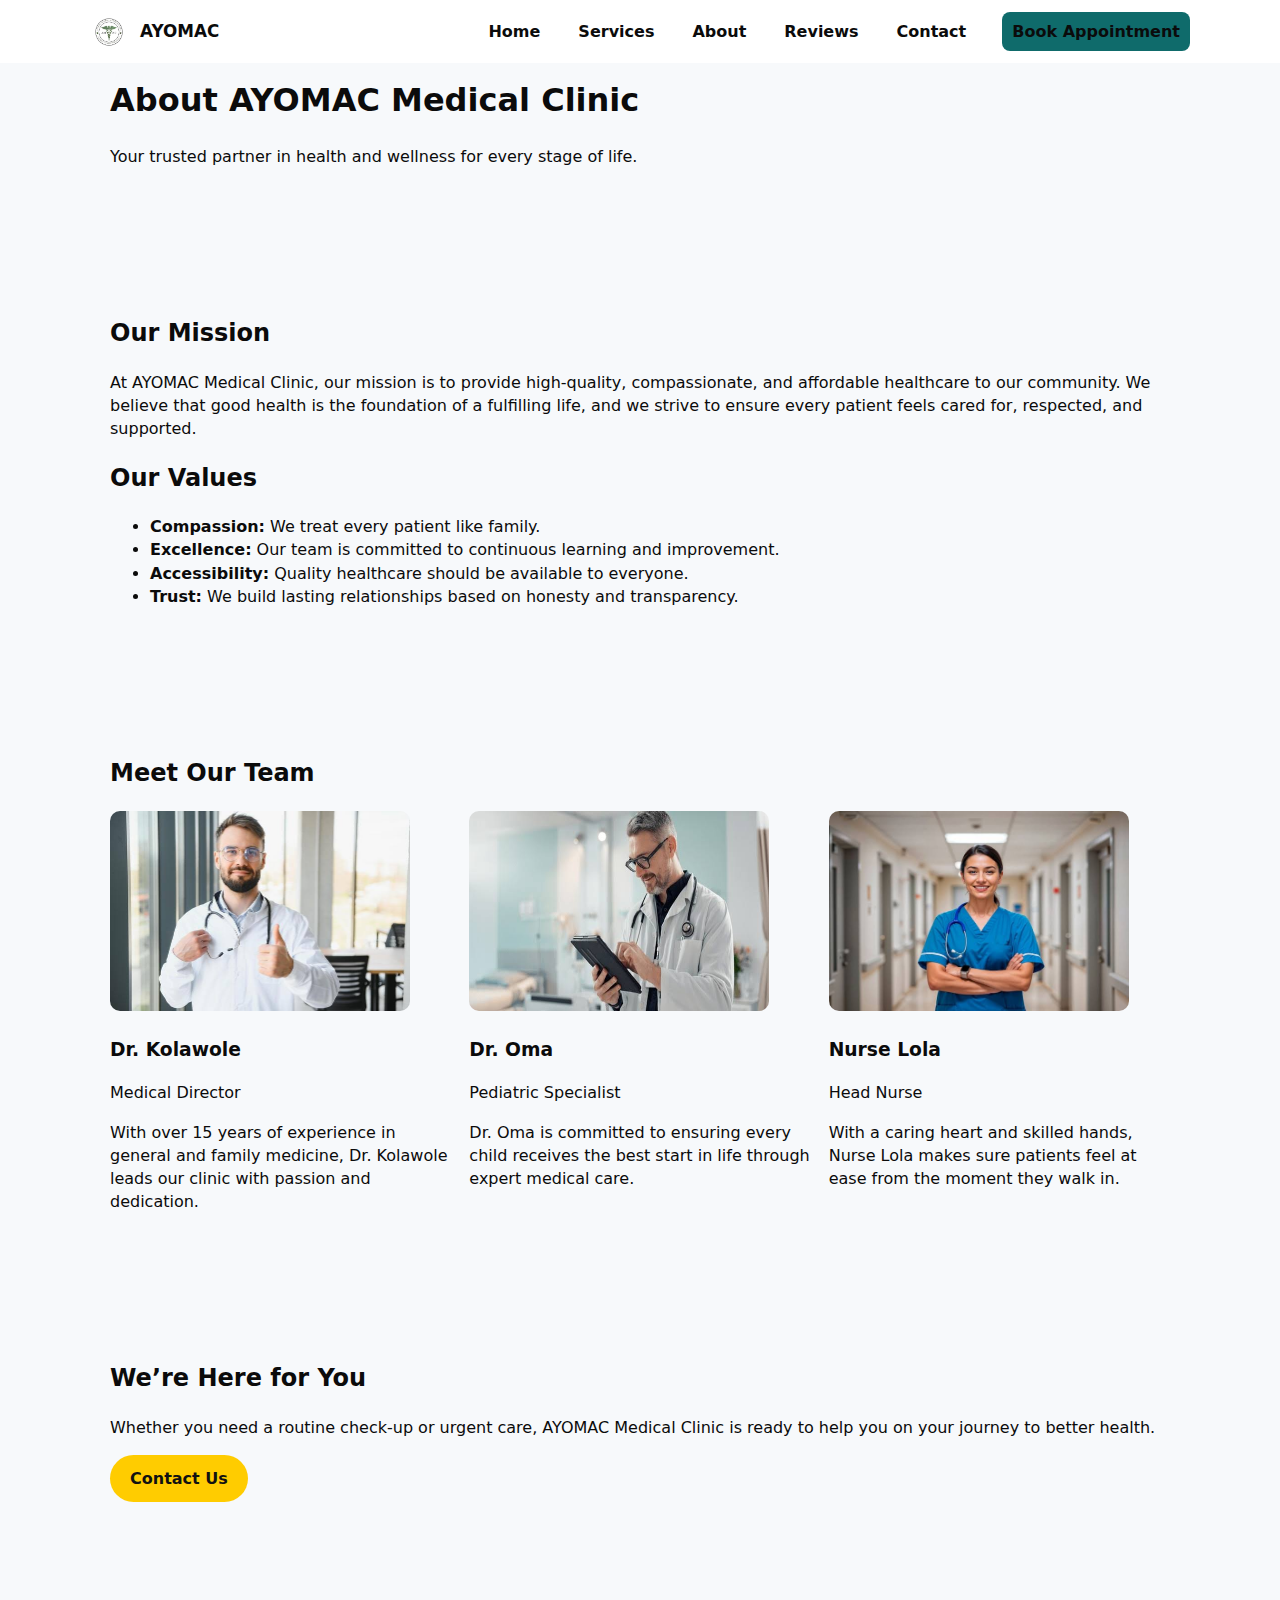
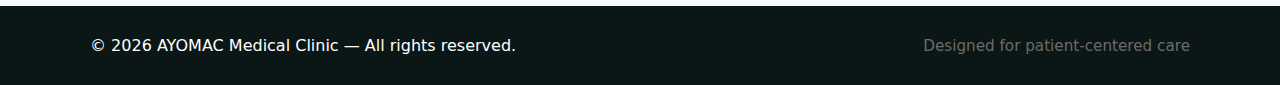
<file: about.html>
<!DOCTYPE html>
<html lang="en">
<head>
  <meta charset="UTF-8">
  <meta name="viewport" content="width=device-width,initial-scale=1">
  <title>About Us — AYOMAC Medical Clinic</title>
  <link rel="stylesheet" href="style.css">
</head>
<body>

<!-- HEADER -->
<header class="nav" id="siteNav" role="banner">
  <div class="nav-container">
    <a href="index.html" class="brand">
      <img src="c84a9b18-8e8c-4217-9f3a-0b24f0cfbacf.JPG" alt="AYOMAC logo">
      <h2>AYOMAC</h2>
    </a>
    <nav class="nav-links">
      <a href="http://127.0.0.1:5501/AYOMAC%20MEDICAL%20CLINIC/index.html">Home</a>
      <a href="http://127.0.0.1:5501/AYOMAC%20MEDICAL%20CLINIC/services.html">Services</a>
      <a href="http://127.0.0.1:5501/AYOMAC%20MEDICAL%20CLINIC/about.html" class="active">About</a>
      <a href="http://127.0.0.1:5501/AYOMAC%20MEDICAL%20CLINIC/review.html">Reviews</a>
      <a href="http://127.0.0.1:5501/AYOMAC%20MEDICAL%20CLINIC/contact.html">Contact</a>
      <a href="http://127.0.0.1:5501/AYOMAC%20MEDICAL%20CLINIC/book%20appointment.html" class="cta-nav">Book Appointment</a>
    </nav>
    <button class="nav-toggle" id="navToggle">☰</button>
  </div>
</header>

<!-- MOBILE MENU -->
<div id="mobileMenu" style="display:none;position:fixed;inset:64px 12px auto auto;right:12px;z-index:70;">
  <div style="background:rgba(255,255,255,0.98);border-radius:12px;padding:12px;box-shadow:0 10px 30px rgba(10,20,30,0.12);">
    <a href="index.html">Home</a>
     <a href="http://127.0.0.1:5501/AYOMAC%20MEDICAL%20CLINIC/services.html">Services</a>
      <a href="http://127.0.0.1:5501/AYOMAC%20MEDICAL%20CLINIC/about.html">About</a>
      <a href="http://127.0.0.1:5501/AYOMAC%20MEDICAL%20CLINIC/review.html">Reviews</a>
      <a href="http://127.0.0.1:5501/AYOMAC%20MEDICAL%20CLINIC/contact.html">Contact</a>
      <a href="http://127.0.0.1:5501/AYOMAC%20MEDICAL%20CLINIC/book%20appointment.html" class="cta-nav">Book Appointment</a>
  </div>
</div>

<!-- PAGE HERO -->
<section class="page-hero">
  <div class="container">
    <h1>About AYOMAC Medical Clinic</h1>
    <p>Your trusted partner in health and wellness for every stage of life.</p>
  </div>
</section>

<!-- MISSION & VALUES -->
<section class="container section">
  <h2>Our Mission</h2>
  <p>At AYOMAC Medical Clinic, our mission is to provide high-quality, compassionate, and affordable healthcare to our community. We believe that good health is the foundation of a fulfilling life, and we strive to ensure every patient feels cared for, respected, and supported.</p>

  <h2>Our Values</h2>
  <ul class="values-list">
    <li><strong>Compassion:</strong> We treat every patient like family.</li>
    <li><strong>Excellence:</strong> Our team is committed to continuous learning and improvement.</li>
    <li><strong>Accessibility:</strong> Quality healthcare should be available to everyone.</li>
    <li><strong>Trust:</strong> We build lasting relationships based on honesty and transparency.</li>
  </ul>
</section>

<!-- TEAM SECTION -->
<section class="team section">
  <div class="container">
    <h2>Meet Our Team</h2>
    <div class="team-grid">
      <div class="team-member">
        <img src="IMG_0055.JPG" alt="Dr. Kolawole - Medical Director">
        <h3>Dr. Kolawole</h3>
        <p>Medical Director</p>
        <p>With over 15 years of experience in general and family medicine, Dr. Kolawole leads our clinic with passion and dedication.</p>
      </div>
      <div class="team-member">
        <img src="IMG_0056.JPG" alt="Dr. Oma - Pediatric Specialist">
        <h3>Dr. Oma</h3>
        <p>Pediatric Specialist</p>
        <p>Dr. Oma is committed to ensuring every child receives the best start in life through expert medical care.</p>
      </div>
      <div class="team-member">
        <img src="IMG_0057.JPG" alt="Nurse Lola - Head Nurse">
        <h3>Nurse Lola</h3>
        <p>Head Nurse</p>
        <p>With a caring heart and skilled hands, Nurse Lola makes sure patients feel at ease from the moment they walk in.</p>
      </div>
    </div>
  </div>
</section>

<!-- CTA -->
<section class="contact-cta section">
  <div class="container">
    <h2>We’re Here for You</h2>
    <p>Whether you need a routine check-up or urgent care, AYOMAC Medical Clinic is ready to help you on your journey to better health.</p>
    <a href="http://127.0.0.1:5501/AYOMAC%20MEDICAL%20CLINIC/contact.html" class="btn btn-primary">Contact Us</a>
  </div>
</section>

<!-- FOOTER -->
<footer>
  <div class="inner">
    <div>© <span id="copyYear"></span> AYOMAC Medical Clinic — All rights reserved.</div>
    <div class="small">Designed for patient-centered care</div>
  </div>
</footer>

<script src="script.js"></script>
</body>
</html>
</file>
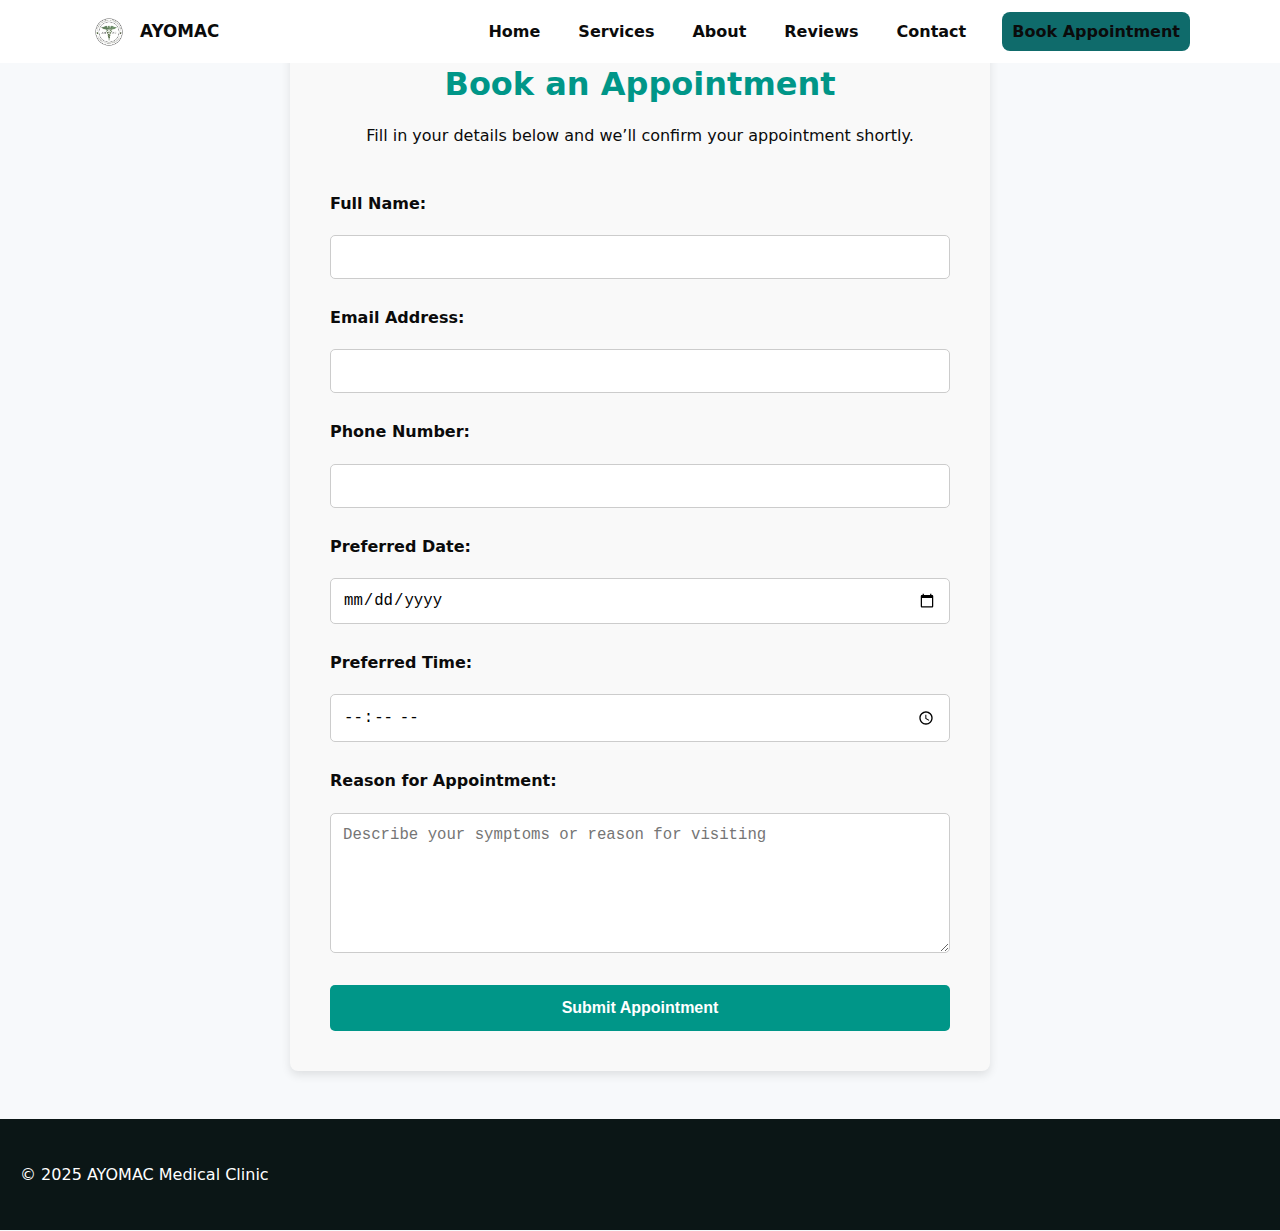
<file: book appointment.html>
<!DOCTYPE html>
<html lang="en">
<head>
    <meta charset="UTF-8">
    <meta name="viewport" content="width=device-width, initial-scale=1.0">
    <title>Book Appointment - AYOMAC Medical Clinic</title>
    <link rel="stylesheet" href="style.css">
</head>
<body>

    <!-- Navigation -->
    <header class="nav" id="siteNav" role="banner">
  <div class="nav-container">
    <a href="index.html" class="brand">
      <img src="c84a9b18-8e8c-4217-9f3a-0b24f0cfbacf.JPG" alt="AYOMAC logo">
      <h2>AYOMAC</h2>
    </a>
    <nav class="nav-links">
      <a href="http://127.0.0.1:5501/AYOMAC%20MEDICAL%20CLINIC/index.html">Home</a>
      <a href="http://127.0.0.1:5501/AYOMAC%20MEDICAL%20CLINIC/services.html" class="active">Services</a>
      <a href="http://127.0.0.1:5501/AYOMAC%20MEDICAL%20CLINIC/about.html">About</a>
      <a href="http://127.0.0.1:5501/AYOMAC%20MEDICAL%20CLINIC/review.html">Reviews</a>
      <a href="http://127.0.0.1:5501/AYOMAC%20MEDICAL%20CLINIC/contact.html">Contact</a>
      <a href="http://127.0.0.1:5501/AYOMAC%20MEDICAL%20CLINIC/book%20appointment.html" class="cta-nav">Book Appointment</a>
    </nav>
    <button class="nav-toggle" id="navToggle">☰</button>
  </div>
</header>

<!-- MOBILE MENU -->
<div id="mobileMenu" style="display:none;position:fixed;inset:64px 12px auto auto;right:12px;z-index:70;">
  <div style="background:rgba(255,255,255,0.98);border-radius:12px;padding:12px;box-shadow:0 10px 30px rgba(10,20,30,0.12);">
   <a href="http://127.0.0.1:5501/AYOMAC%20MEDICAL%20CLINIC/index.html" >Home</a>
   <a href="http://127.0.0.1:5501/AYOMAC%20MEDICAL%20CLINIC/services.html">Services</a>
   <a href="http://127.0.0.1:5501/AYOMAC%20MEDICAL%20CLINIC/about.html">About</a>
   <a href="http://127.0.0.1:5501/AYOMAC%20MEDICAL%20CLINIC/review.html">Reviews</a>
   <a href="http://127.0.0.1:5501/AYOMAC%20MEDICAL%20CLINIC/contact.html">Contact</a>
   <a href="http://127.0.0.1:5501/AYOMAC%20MEDICAL%20CLINIC/book%20appointment.html" class="cta-nav">Book Appointment</a>
  </div>
</div>

    <!-- Appointment Section -->
    <section class="appointment-container">
        <h1>Book an Appointment</h1>
        <p>Fill in your details below and we’ll confirm your appointment shortly.</p>

        <form action="submit_appointment.php" method="POST" class="appointment-form">
            <label>Full Name:</label>
            <input type="text" name="name" required>

            <label>Email Address:</label>
            <input type="email" name="email" required>

            <label>Phone Number:</label>
            <input type="tel" name="phone" required>

            <label>Preferred Date:</label>
            <input type="date" name="date" required>

            <label>Preferred Time:</label>
            <input type="time" name="time" required>

            <label>Reason for Appointment:</label>
            <textarea name="message" rows="4" placeholder="Describe your symptoms or reason for visiting"></textarea>

            <button type="submit" class="btn">Submit Appointment</button>
        </form>
    </section>

    <!-- Footer -->
    <footer>
        <p>&copy; 2025 AYOMAC Medical Clinic</p>
    </footer>

</body>
</html>
</file>
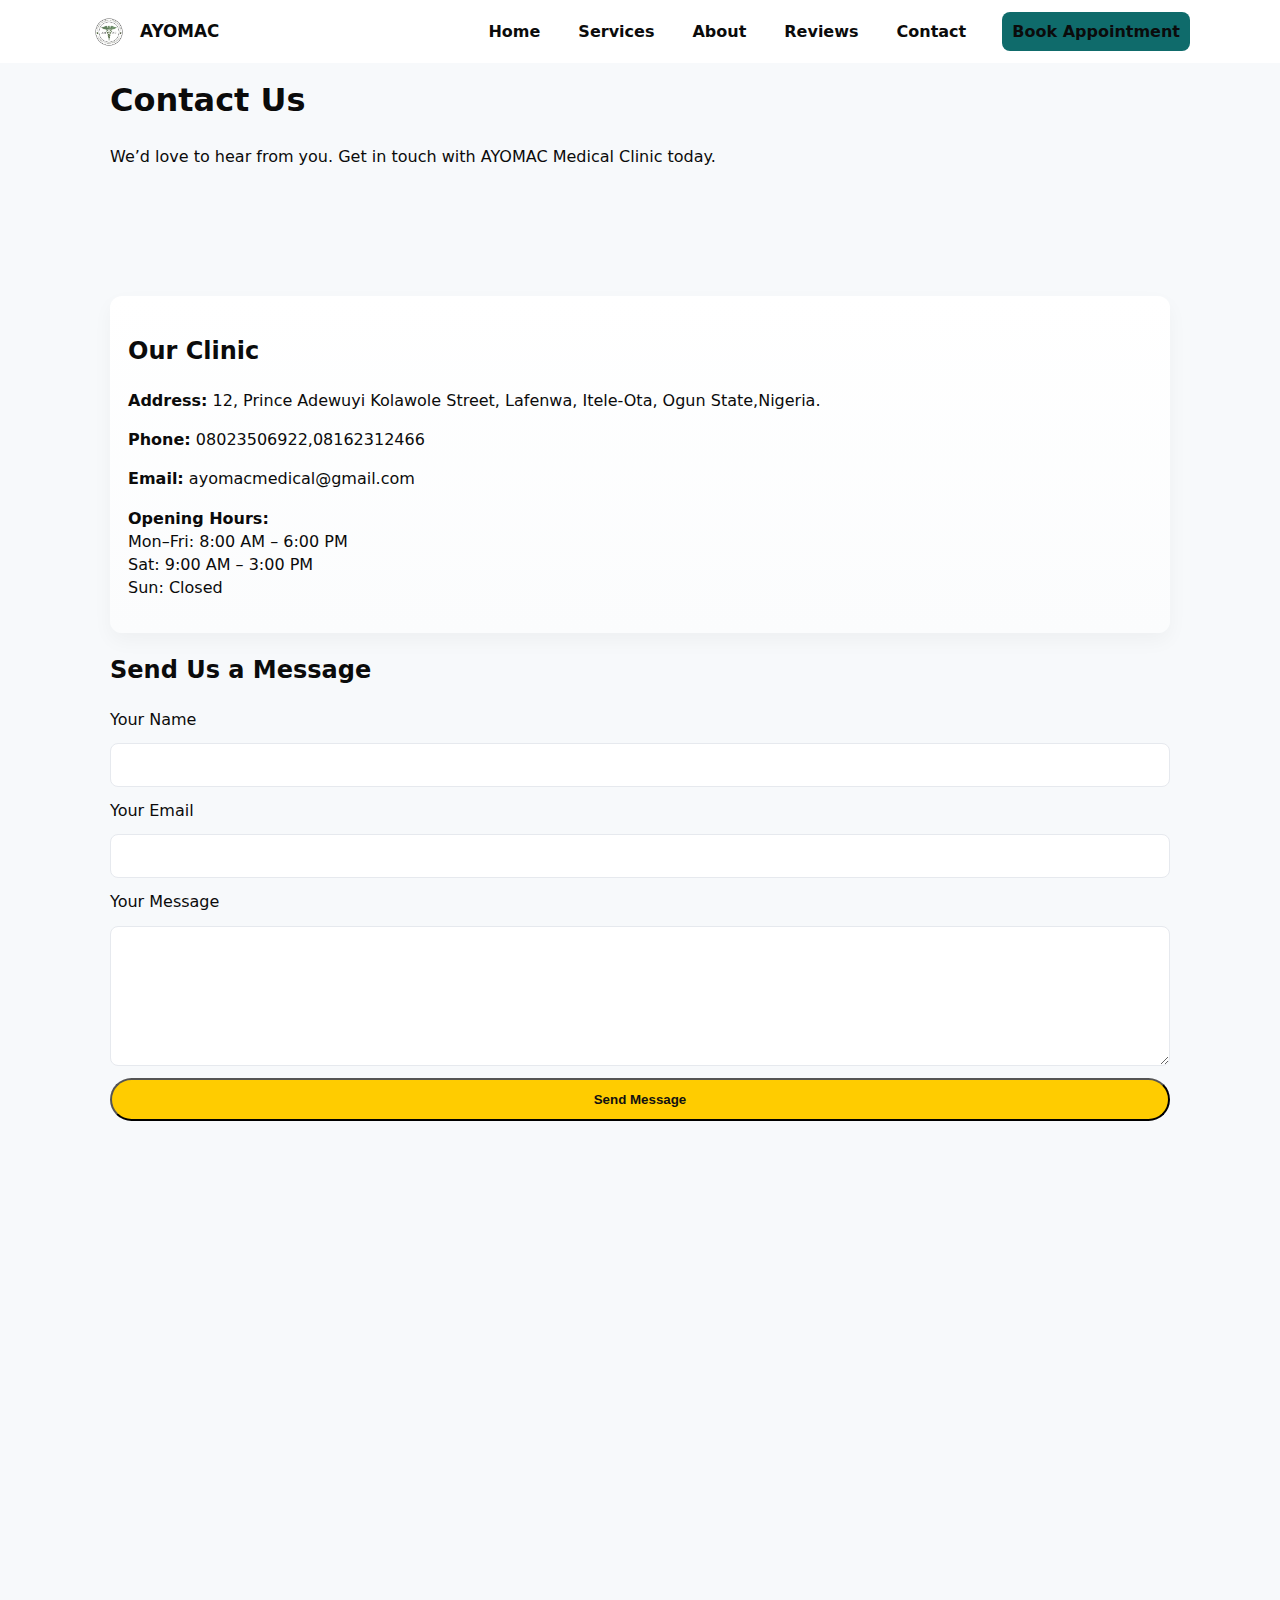
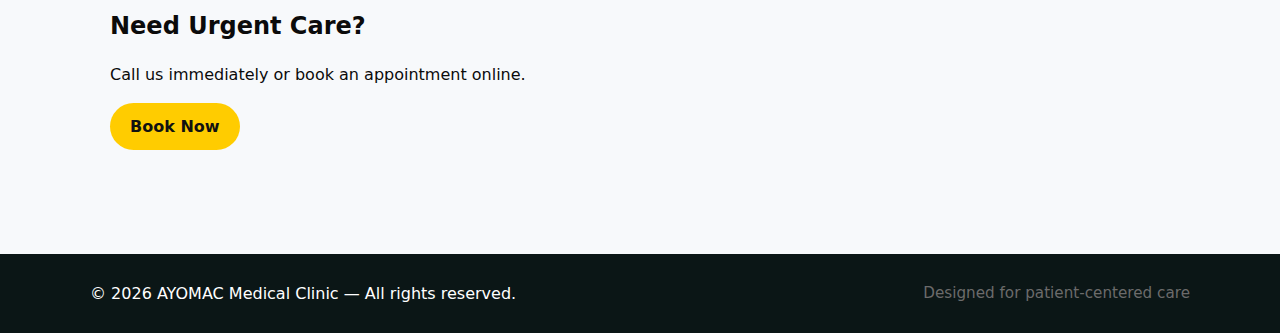
<file: contact.html>
<!DOCTYPE html>
<html lang="en">
<head>
  <meta charset="UTF-8">
  <meta name="viewport" content="width=device-width,initial-scale=1">
  <title>Contact Us — AYOMAC Medical Clinic</title>
  <link rel="stylesheet" href="style.css">
</head>
<body>

<!-- HEADER -->
<header class="nav" id="siteNav" role="banner">
  <div class="nav-container">
    <a href="index.html" class="brand">
      <img src="c84a9b18-8e8c-4217-9f3a-0b24f0cfbacf.JPG" alt="AYOMAC logo">
      <h2>AYOMAC</h2>
    </a>
   <nav class="nav-links">
      <a href="http://127.0.0.1:5501/AYOMAC%20MEDICAL%20CLINIC/index.html">Home</a>
      <a href="http://127.0.0.1:5501/AYOMAC%20MEDICAL%20CLINIC/services.html">Services</a>
      <a href="http://127.0.0.1:5501/AYOMAC%20MEDICAL%20CLINIC/about.html">About</a>
      <a href="http://127.0.0.1:5501/AYOMAC%20MEDICAL%20CLINIC/review.html">Reviews</a>
      <a href="http://127.0.0.1:5501/AYOMAC%20MEDICAL%20CLINIC/contact.html" class="active">Contact</a>
      <a href="http://127.0.0.1:5501/AYOMAC%20MEDICAL%20CLINIC/book%20appointment.html" class="cta-nav">Book Appointment</a>
    </nav>
    <button class="nav-toggle" id="navToggle">☰</button>
  </div>
</header>

<!-- MOBILE MENU -->
<div id="mobileMenu" style="display:none;position:fixed;inset:64px 12px auto auto;right:12px;z-index:70;">
  <div style="background:rgba(255,255,255,0.98);border-radius:12px;padding:12px;box-shadow:0 10px 30px rgba(10,20,30,0.12);">
   <a href="http://127.0.0.1:5501/AYOMAC%20MEDICAL%20CLINIC/index.html" >Home</a>
   <a href="http://127.0.0.1:5501/AYOMAC%20MEDICAL%20CLINIC/services.html">Services</a>
   <a href="http://127.0.0.1:5501/AYOMAC%20MEDICAL%20CLINIC/about.html">About</a>
   <a href="http://127.0.0.1:5501/AYOMAC%20MEDICAL%20CLINIC/review.html">Reviews</a>
   <a href="http://127.0.0.1:5501/AYOMAC%20MEDICAL%20CLINIC/contact.html">Contact</a>
   <a href="http://127.0.0.1:5501/AYOMAC%20MEDICAL%20CLINIC/book%20appointment.html" class="cta-nav">Book Appointment</a>
  </div>
</div>

<!-- PAGE HERO -->
<section class="page-hero">
  <div class="container">
    <h1>Contact Us</h1>
    <p>We’d love to hear from you. Get in touch with AYOMAC Medical Clinic today.</p>
  </div>
</section>

<!-- CONTACT INFO & FORM -->
<section class="container section contact-section">
  <div class="contact-info">
    <h2>Our Clinic</h2>
    <p><strong>Address:</strong> 12, Prince Adewuyi Kolawole Street, Lafenwa, Itele-Ota, Ogun State,Nigeria.</p>
    <p><strong>Phone:</strong> 08023506922,08162312466</p>
    <p><strong>Email:</strong> ayomacmedical@gmail.com</p>
    <p><strong>Opening Hours:</strong><br>
      Mon–Fri: 8:00 AM – 6:00 PM<br>
      Sat: 9:00 AM – 3:00 PM<br>
      Sun: Closed
    </p>
  </div>

  <div class="contact-form">
    <h2>Send Us a Message</h2>
    <form action="#" method="post">
      <label for="name">Your Name</label>
      <input type="text" id="name" name="name" required>

      <label for="email">Your Email</label>
      <input type="email" id="email" name="email" required>

      <label for="message">Your Message</label>
      <textarea id="message" name="message" rows="5" required></textarea>

      <button type="submit" class="btn btn-primary">Send Message</button>
    </form>
  </div>
</section>

<!-- MAP -->
<section class="map-section">
  <iframe 
    src="https://www.google.com/maps/embed?pb=!1m18!1m12!1m3!1d3976.965364726116!2d3.3792!3d6.5244!2m3!1f0!2f0!3f0!3m2!1i1024!2i768!4f13.1!3m3!1m2!1s0x0%3A0x0!2zNsKwMzEnMjguMCJOIDPCsDIyJzQ1LjMiRQ!5e0!3m2!1sen!2sng!4v1676201027462!5m2!1sen!2sng" 
    width="100%" height="350" style="border:0;" allowfullscreen="" loading="lazy">
  </iframe>
</section>

<!-- CTA -->
<section class="contact-cta section">
  <div class="container">
    <h2>Need Urgent Care?</h2>
    <p>Call us immediately or book an appointment online.</p>
    <a href="http://127.0.0.1:5501/AYOMAC%20MEDICAL%20CLINIC/book%20appointment.html" class="btn btn-primary">Book Now</a>
  </div>
</section>

<!-- FOOTER -->
<footer>
  <div class="inner">
    <div>© <span id="copyYear"></span> AYOMAC Medical Clinic — All rights reserved.</div>
    <div class="small">Designed for patient-centered care</div>
  </div>
</footer>

<script src="script.js"></script>
</body>
</html>
</file>
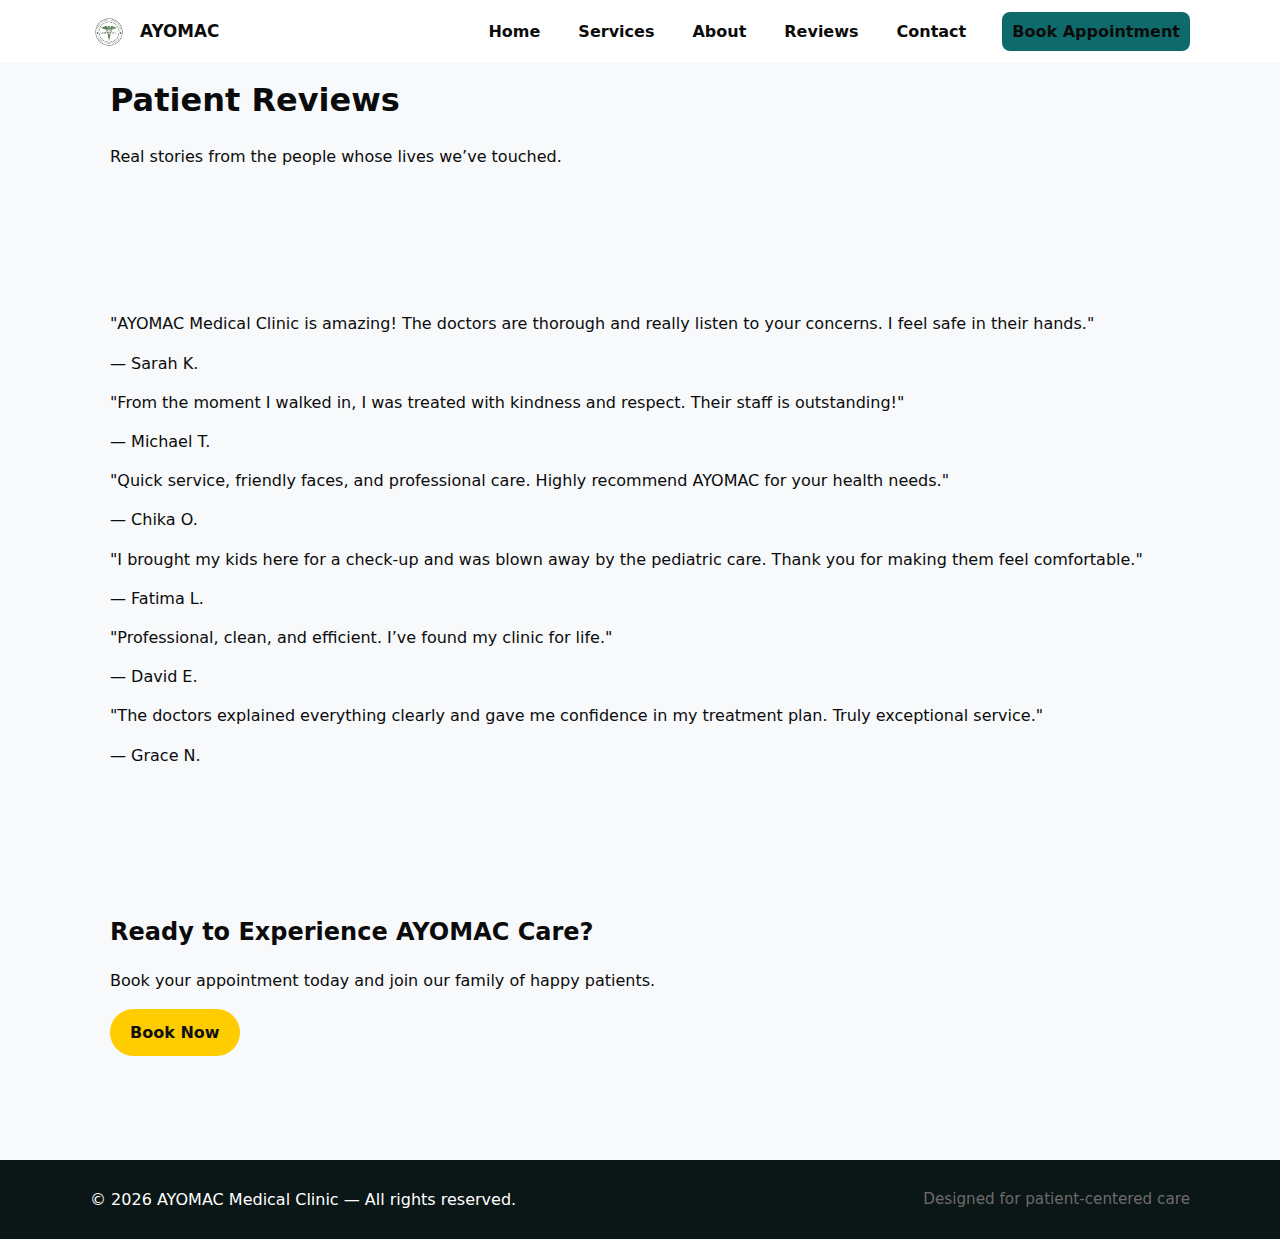
<file: review.html>
<!DOCTYPE html>
<html lang="en">
<head>
  <meta charset="UTF-8">
  <meta name="viewport" content="width=device-width,initial-scale=1">
  <title>Patient Reviews — AYOMAC Medical Clinic</title>
  <link rel="stylesheet" href="style.css">
</head>
<body>

<!-- HEADER -->
<header class="nav" id="siteNav" role="banner">
  <div class="nav-container">
    <a href="index.html" class="brand">
      <img src="c84a9b18-8e8c-4217-9f3a-0b24f0cfbacf.JPG" alt="AYOMAC logo">
      <h2>AYOMAC</h2>
    </a>
   <nav class="nav-links">
      <a href="http://127.0.0.1:5501/AYOMAC%20MEDICAL%20CLINIC/index.html">Home</a>
      <a href="http://127.0.0.1:5501/AYOMAC%20MEDICAL%20CLINIC/services.html">Services</a>
      <a href="http://127.0.0.1:5501/AYOMAC%20MEDICAL%20CLINIC/about.html">About</a>
      <a href="http://127.0.0.1:5501/AYOMAC%20MEDICAL%20CLINIC/review.html" class="active">Reviews</a>
      <a href="http://127.0.0.1:5501/AYOMAC%20MEDICAL%20CLINIC/contact.html">Contact</a>
      <a href="http://127.0.0.1:5501/AYOMAC%20MEDICAL%20CLINIC/book%20appointment.html" class="cta-nav">Book Appointment</a>
    </nav>
    <button class="nav-toggle" id="navToggle">☰</button>
  </div>
</header>

<!-- MOBILE MENU -->
<div id="mobileMenu" style="display:none;position:fixed;inset:64px 12px auto auto;right:12px;z-index:70;">
  <div style="background:rgba(255,255,255,0.98);border-radius:12px;padding:12px;box-shadow:0 10px 30px rgba(10,20,30,0.12);">
   <a href="http://127.0.0.1:5501/AYOMAC%20MEDICAL%20CLINIC/index.html" >Home</a>
   <a href="http://127.0.0.1:5501/AYOMAC%20MEDICAL%20CLINIC/services.html">Services</a>
   <a href="http://127.0.0.1:5501/AYOMAC%20MEDICAL%20CLINIC/about.html">About</a>
   <a href="http://127.0.0.1:5501/AYOMAC%20MEDICAL%20CLINIC/review.html">Reviews</a>
   <a href="http://127.0.0.1:5501/AYOMAC%20MEDICAL%20CLINIC/contact.html">Contact</a>
   <a href="http://127.0.0.1:5501/AYOMAC%20MEDICAL%20CLINIC/book%20appointment.html" class="cta-nav">Book Appointment</a>
  </div>
</div>

<!-- PAGE HERO -->
<section class="page-hero">
  <div class="container">
    <h1>Patient Reviews</h1>
    <p>Real stories from the people whose lives we’ve touched.</p>
  </div>
</section>

<!-- TESTIMONIALS -->
<section class="container section">
  <div class="reviews-grid">
    <div class="review-card">
      <p class="review-text">"AYOMAC Medical Clinic is amazing! The doctors are thorough and really listen to your concerns. I feel safe in their hands."</p>
      <p class="review-author">— Sarah K.</p>
    </div>
    <div class="review-card">
      <p class="review-text">"From the moment I walked in, I was treated with kindness and respect. Their staff is outstanding!"</p>
      <p class="review-author">— Michael T.</p>
    </div>
    <div class="review-card">
      <p class="review-text">"Quick service, friendly faces, and professional care. Highly recommend AYOMAC for your health needs."</p>
      <p class="review-author">— Chika O.</p>
    </div>
    <div class="review-card">
      <p class="review-text">"I brought my kids here for a check-up and was blown away by the pediatric care. Thank you for making them feel comfortable."</p>
      <p class="review-author">— Fatima L.</p>
    </div>
    <div class="review-card">
      <p class="review-text">"Professional, clean, and efficient. I’ve found my clinic for life."</p>
      <p class="review-author">— David E.</p>
    </div>
    <div class="review-card">
      <p class="review-text">"The doctors explained everything clearly and gave me confidence in my treatment plan. Truly exceptional service."</p>
      <p class="review-author">— Grace N.</p>
    </div>
  </div>
</section>

<!-- CTA -->
<section class="contact-cta section">
  <div class="container">
    <h2>Ready to Experience AYOMAC Care?</h2>
    <p>Book your appointment today and join our family of happy patients.</p>
    <a href="http://127.0.0.1:5501/AYOMAC%20MEDICAL%20CLINIC/services.html" class="btn btn-primary">Book Now</a>
  </div>
</section>

<!-- FOOTER -->
<footer>
  <div class="inner">
    <div>© <span id="copyYear"></span> AYOMAC Medical Clinic — All rights reserved.</div>
    <div class="small">Designed for patient-centered care</div>
  </div>
</footer>

<script src="script.js"></script>
</body>
</html>
</file>
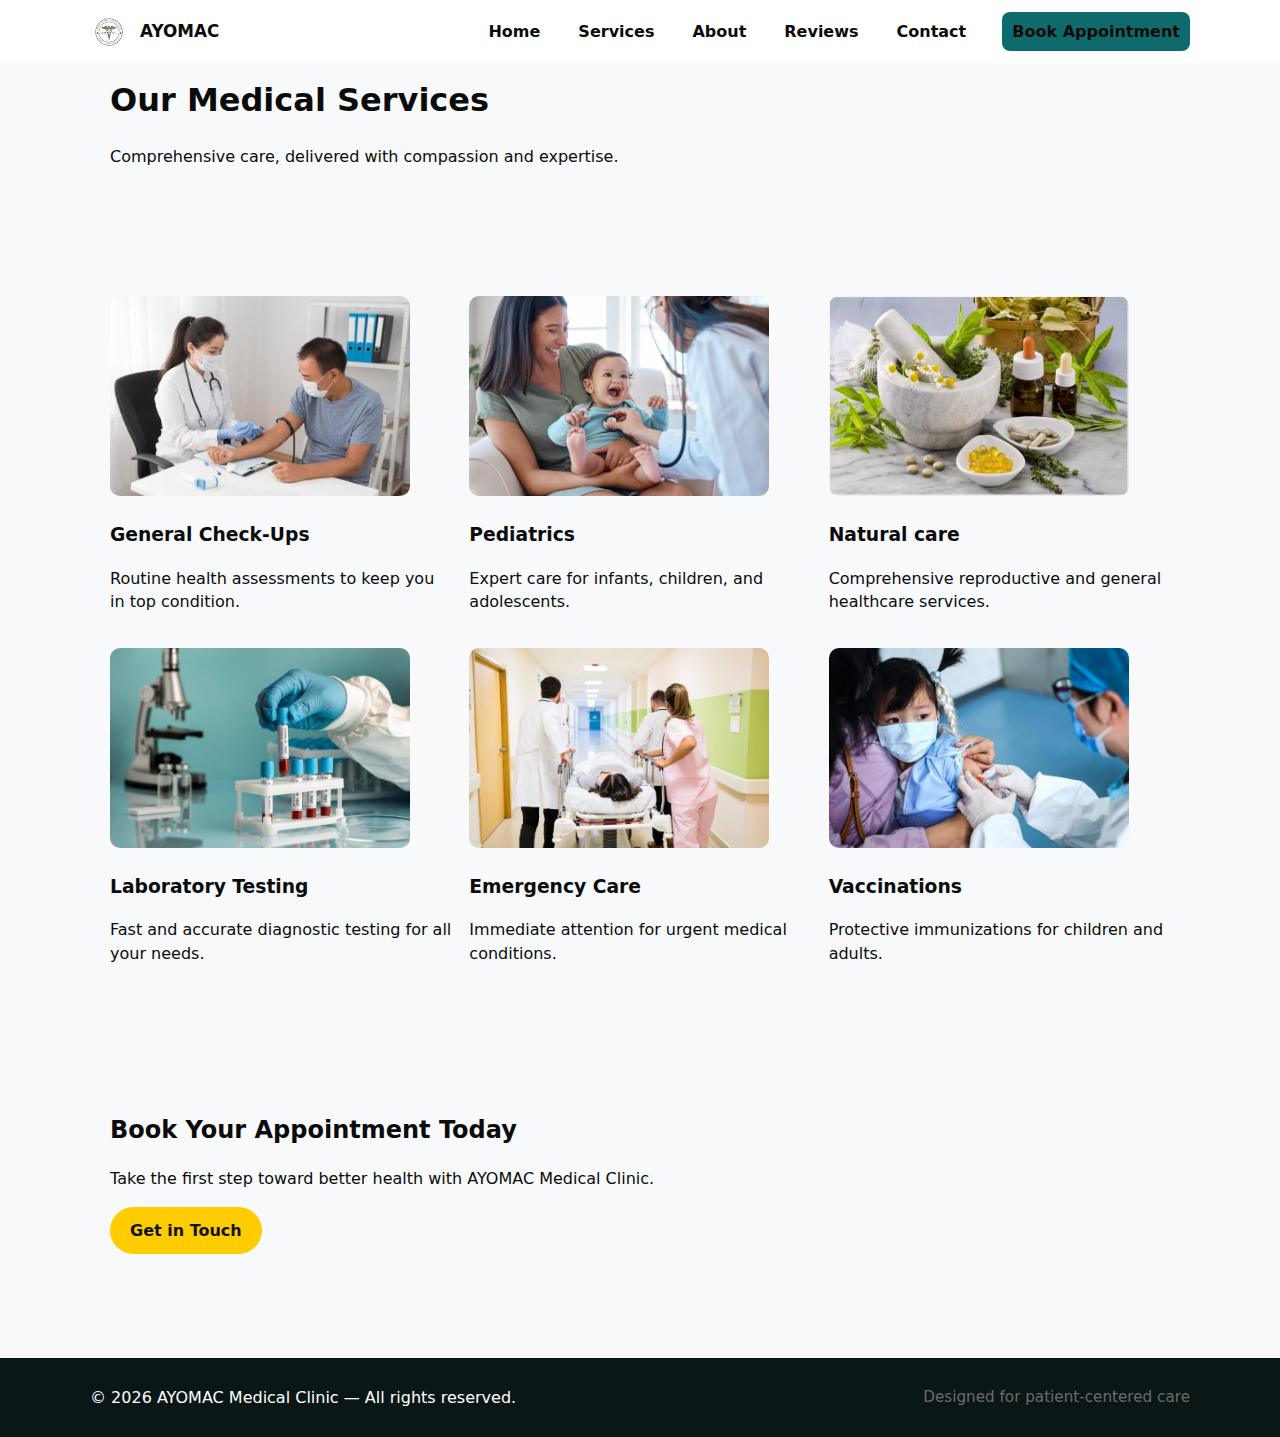
<file: services.html>
<!DOCTYPE html>
<html lang="en">
<head>
  <meta charset="UTF-8">
  <meta name="viewport" content="width=device-width,initial-scale=1">
  <title>Our Services — AYOMAC Medical Clinic</title>
  <link rel="stylesheet" href="style.css">
</head>
<body>

<!-- HEADER -->
<header class="nav" id="siteNav" role="banner">
  <div class="nav-container">
    <a href="index.html" class="brand">
      <img src="c84a9b18-8e8c-4217-9f3a-0b24f0cfbacf.JPG" alt="AYOMAC logo">
      <h2>AYOMAC</h2>
    </a>
    <nav class="nav-links">
      <a href="http://127.0.0.1:5501/AYOMAC%20MEDICAL%20CLINIC/index.html">Home</a>
      <a href="http://127.0.0.1:5501/AYOMAC%20MEDICAL%20CLINIC/services.html" class="active">Services</a>
      <a href="http://127.0.0.1:5501/AYOMAC%20MEDICAL%20CLINIC/about.html">About</a>
      <a href="http://127.0.0.1:5501/AYOMAC%20MEDICAL%20CLINIC/review.html">Reviews</a>
      <a href="http://127.0.0.1:5501/AYOMAC%20MEDICAL%20CLINIC/contact.html">Contact</a>
      <a href="http://127.0.0.1:5501/AYOMAC%20MEDICAL%20CLINIC/book%20appointment.html" class="cta-nav">Book Appointment</a>
    </nav>
    <button class="nav-toggle" id="navToggle">☰</button>
  </div>
</header>

<!-- MOBILE MENU -->
<div id="mobileMenu" style="display:none;position:fixed;inset:64px 12px auto auto;right:12px;z-index:70;">
  <div style="background:rgba(255,255,255,0.98);border-radius:12px;padding:12px;box-shadow:0 10px 30px rgba(10,20,30,0.12);">
   <a href="http://127.0.0.1:5501/AYOMAC%20MEDICAL%20CLINIC/index.html" >Home</a>
   <a href="http://127.0.0.1:5501/AYOMAC%20MEDICAL%20CLINIC/services.html">Services</a>
   <a href="http://127.0.0.1:5501/AYOMAC%20MEDICAL%20CLINIC/about.html">About</a>
   <a href="http://127.0.0.1:5501/AYOMAC%20MEDICAL%20CLINIC/review.html">Reviews</a>
   <a href="http://127.0.0.1:5501/AYOMAC%20MEDICAL%20CLINIC/contact.html">Contact</a>
   <a href="http://127.0.0.1:5501/AYOMAC%20MEDICAL%20CLINIC/book%20appointment.html" class="cta-nav">Book Appointment</a> 
  </div>
</div>

<!-- PAGE HERO -->
<section class="page-hero">
  <div class="container">
    <h1>Our Medical Services</h1>
    <p>Comprehensive care, delivered with compassion and expertise.</p>
  </div>
</section>

<!-- SERVICES GRID -->
<section class="container section services-grid">
  <div class="service-card">
    <img src="IMG_0047.JPG" alt="General Check-Up">
    <h3>General Check-Ups</h3>
    <p>Routine health assessments to keep you in top condition.</p>
  </div>
  <div class="service-card">
    <img src="IMG_0051.JPG" alt="Pediatrics">
    <h3>Pediatrics</h3>
    <p>Expert care for infants, children, and adolescents.</p>
  </div>
  <div class="service-card">
    <img src="IMG_0063.JPG" alt="Natural care">
    <h3>Natural care</h3>
    <p>Comprehensive reproductive and general healthcare services.</p>
  </div>
  <div class="service-card">
    <img src="IMG_0049.JPG" alt="Laboratory Testing">
    <h3>Laboratory Testing</h3>
    <p>Fast and accurate diagnostic testing for all your needs.</p>
  </div>
  <div class="service-card">
    <img src="IMG_0053.JPG" alt="Emergency Care">
    <h3>Emergency Care</h3>
    <p>Immediate attention for urgent medical conditions.</p>
  </div>
  <div class="service-card">
    <img src="IMG_0054.JPG" alt="Vaccinations">
    <h3>Vaccinations</h3>
    <p>Protective immunizations for children and adults.</p>
  </div>
</section>

<!-- CTA -->
<section class="contact-cta section">
  <div class="container">
    <h2>Book Your Appointment Today</h2>
    <p>Take the first step toward better health with AYOMAC Medical Clinic.</p>
    <a href="http://127.0.0.1:5501/AYOMAC%20MEDICAL%20CLINIC/contact.html" class="btn btn-primary">Get in Touch</a>
  </div>
</section>

<!-- FOOTER -->
<footer>
  <div class="inner">
    <div>© <span id="copyYear"></span> AYOMAC Medical Clinic — All rights reserved.</div>
    <div class="small">Designed for patient-centered care</div>
  </div>
</footer>

<script src="script.js"></script>
</body>
</html>
</file>
<file: style.css>
:root{
      --brand:#0f6b6b;
      --accent:#ffcc00;
      --dark:#0b0b0b;
      --muted:#6b6b6b;
      --surface:#ffffff;
      --radius:12px;
      --max-width:1100px;
    }

    *{box-sizing:border-box}
    html,body{height:100%}
    body{
      margin:0;
      font-family:Inter, system-ui, -apple-system, "Segoe UI", Roboto, "Helvetica Neue", Arial;
      color:var(--dark);
      line-height:1.45;
      -webkit-font-smoothing:antialiased;
      -moz-osx-font-smoothing:grayscale;
      background:#f7f9fb;
    }

    /* ---------- NAV ---------- */
    .nav {
      position:fixed;
      top:0;
      left:0;
      right:0;
      z-index:999;
      display:flex;
      align-items:center;
      justify-content:center;
      transition:background .25s ease, box-shadow .25s ease, transform .25s ease;
      padding:12px 20px;
      background:white;
      backdrop-filter: blur(20px);
    }
    .nav.solid{
      background:rgba(255,255,255,0.98);
      box-shadow:0 6px 24px rgba(18,22,26,0.08);
      transform:translateY(0);
    }
    .nav-container{
      width:100%;
      max-width:var(--max-width);
      display:flex;
      align-items:center;
      justify-content:space-between;
    }
    .brand{
      display:flex;
      gap:12px;
      align-items:center;
      text-decoration:none;
      color:var(--dark);
    }
    .brand img{height:38px; width:auto; display:block}
    .brand h2{margin:0;font-size:1.05rem;font-weight:700}

    .nav-links{
      display:flex;
      gap:18px;
      align-items:center;
    }
    .nav-links a{
      text-decoration:none;
      color:var(--dark);
      font-weight:600;
      padding:8px 10px;
      border-radius:8px;
    }
    .nav-links a:hover{background:rgba(15,107,107,0.06)}
    .cta-nav{
      background:var(--brand);
      color:#fff;
      padding:8px 14px;
      border-radius:10px;
      text-decoration:none;
      font-weight:700;
      margin-left:8px;
    }

    /* Mobile menu button */
    .nav-toggle{
      display:none;
      border:0;
      background:transparent;
      font-size:1.25rem;
    }

    /* ---------- HERO ---------- */
    .hero{
      background: linear-gradient(rgba(0,0,0,0.45), rgba(0,0,0,0.45)),
                url('banner.jpg') center/cover no-repeat;
      min-height:90vh;
      display:flex;
      align-items:center;
      justify-content:center;
      color:#fff;
      text-align:center;
      padding:96px 24px 64px;
      position:relative;
    }
    .hero-inner{
      width:100%;
      max-width:960px;
      margin:0 auto;
    }
    .kicker{
      display:inline-block;
      background:rgba(255,255,255,0.12);
      padding:8px 14px;
      border-radius:999px;
      color:#fff;
      font-weight:600;
      margin-bottom:18px;
      font-size:0.9rem;
    }
    .hero h1{
      font-size: clamp(1.8rem, 4.5vw, 3.2rem);
      margin:0 0 12px;
      line-height:1.05;
      letter-spacing:-0.02em;
    }
    .hero h1 span{color:var(--accent);}

    .hero p{
      font-size: clamp(1rem,2.2vw,1.25rem);
      margin:0 0 20px;
      color:rgba(255,255,255,0.95);
    }
    .hero-ctas{display:flex;gap:12px;justify-content:center;flex-wrap:wrap}
    .btn{
      display:inline-block;
      text-decoration:none;
      padding:12px 20px;
      border-radius:999px;
      font-weight:700;
      transition:transform .18s ease, box-shadow .18s ease;
    }
    .btn-primary{background:var(--accent); color:#111;}
    .btn-secondary{background:transparent; border:2px solid rgba(255,255,255,0.15); color:#fff}

    .btn:hover{transform:translateY(-3px); box-shadow:0 10px 24px rgba(0,0,0,0.15)}

    /* ---------- SECTIONS ---------- */
    main{padding-top:80px}
    .container{
      max-width:var(--max-width);
      margin:0 auto;
      padding:56px 20px;
    }

    .section-title{display:flex;align-items:baseline;gap:12px;margin-bottom:22px}
    .section-title h3{margin:0;font-size:1.4rem}
    .section-title p{margin:0;color:var(--muted);font-size:0.95rem}

    /* Services cards */
    .services-grid{
      display:grid;
      gap:18px;
      grid-template-columns:repeat(3,1fr);
    }

    .service-card img{
       width:300px;
       height:200px;
       border-radius:10px;
    }


    .card{
      background:var(--surface);
      border-radius:12px;
      padding:18px;
      box-shadow:0 8px 20px rgba(20,30,40,0.04);
      min-height:160px;
    }
    .card h4{margin:0 0 8px}
    .card p{margin:0;color:var(--muted);font-size:0.95rem}

    /* About */
    .about{
      display:grid;
      gap:24px;
      grid-template-columns:1fr 420px;
      align-items:center;
    }
    .about p{color:var(--muted)}

    /* Team */
    .team-grid{display:grid;grid-template-columns:repeat(3,1fr);gap:18px}
    .doctor{
      background:linear-gradient(180deg,#fff,#fbfcfd);
      border-radius:12px;
      padding:14px;
      text-align:center;
      box-shadow:0 8px 20px rgba(18,22,26,0.04);
    }

    .team-member img{
      width:300px;
       height:200px;
       border-radius:10px;
    }

    .doctor img{width:100%;height:190px;object-fit:cover;border-radius:10px;margin-bottom:10px}
    .doctor h5{margin:6px 0 2px}
    .doctor p{margin:0;color:var(--muted);font-size:0.95rem}

    /* Testimonials slider */
    .testimonials{
      position:relative;
      overflow:hidden;
    }
    .testimonials-track{
      display:flex;
      transition:transform .45s cubic-bezier(.2,.9,.2,1);
      gap:18px;
      padding:6px 0;
    }
    .testimonial{
      min-width:320px;
      max-width:640px;
      background:var(--surface);
      padding:18px;
      border-radius:12px;
      box-shadow:0 8px 20px rgba(18,22,26,0.04);
    }
    .testimonial p{margin:0;color:var(--muted)}
    .testimonial .meta{margin-top:12px;font-weight:700}

    .slider-controls{display:flex;gap:10px;margin-top:12px;justify-content:center}

    /* Contact */
    .contact-grid{display:grid;grid-template-columns:1fr 360px;gap:24px}
    form{display:flex;flex-direction:column;gap:12px}
    input, textarea{
      padding:12px;border-radius:8px;border:1px solid #e6e9ee;font-size:0.98rem;
    }
    textarea{min-height:140px;resize:vertical}
    .contact-info{background:linear-gradient(180deg,#fff,#fbfcfd);padding:18px;border-radius:12px;box-shadow:0 8px 20px rgba(18,22,26,0.04)}
    .contact-info h4{margin:0 0 8px}
    .small{font-size:0.95rem;color:var(--muted)}

    /* Footer */
    footer{padding:28px 20px;background:#0b1616;color:#fff;margin-top:48px}
    footer .inner{max-width:var(--max-width);margin:0 auto;display:flex;justify-content:space-between;align-items:center;gap:18px;flex-wrap:wrap}
    footer a{color:inherit;text-decoration:none}

    /* Responsive */
    @media (max-width:980px){
      .services-grid{grid-template-columns:repeat(2,1fr)}
      .team-grid{grid-template-columns:repeat(2,1fr)}
      .about{grid-template-columns:1fr}
      .contact-grid{grid-template-columns:1fr}
    }
    @media (max-width:640px){
      .services-grid{grid-template-columns:1fr}
      .team-grid{grid-template-columns:1fr}
      .nav-links{display:none}
      .nav-toggle{display:block}
      .hero{min-height:72vh;padding-top:88px}
    }

    /* small helper */
    .muted{color:var(--muted)}

    /*-----book appointment-------*/
    .appointment-container {
    padding: 40px;
    max-width: 700px;
    margin: auto;
    background: #f9f9f9;
    border-radius: 8px;
    box-shadow: 0 4px 10px rgba(0,0,0,0.1);
}

.appointment-container h1 {
    text-align: center;
    margin-bottom: 10px;
    color: #009688;
}

.appointment-container p {
    text-align: center;
    margin-bottom: 30px;
    font-size: 16px;
}

.appointment-form label {
    font-weight: bold;
    margin-top: 15px;
    display: block;
}

.appointment-form input,
.appointment-form textarea {
    width: 100%;
    padding: 12px;
    margin-top: 8px;
    border: 1px solid #ccc;
    border-radius: 5px;
}

.appointment-form button {
    width: 100%;
    padding: 14px;
    margin-top: 20px;
    background: #009688;
    color: white;
    border: none;
    font-size: 16px;
    border-radius: 5px;
    cursor: pointer;
}

.appointment-form button:hover {
    background: #00796B;
}
</file>
